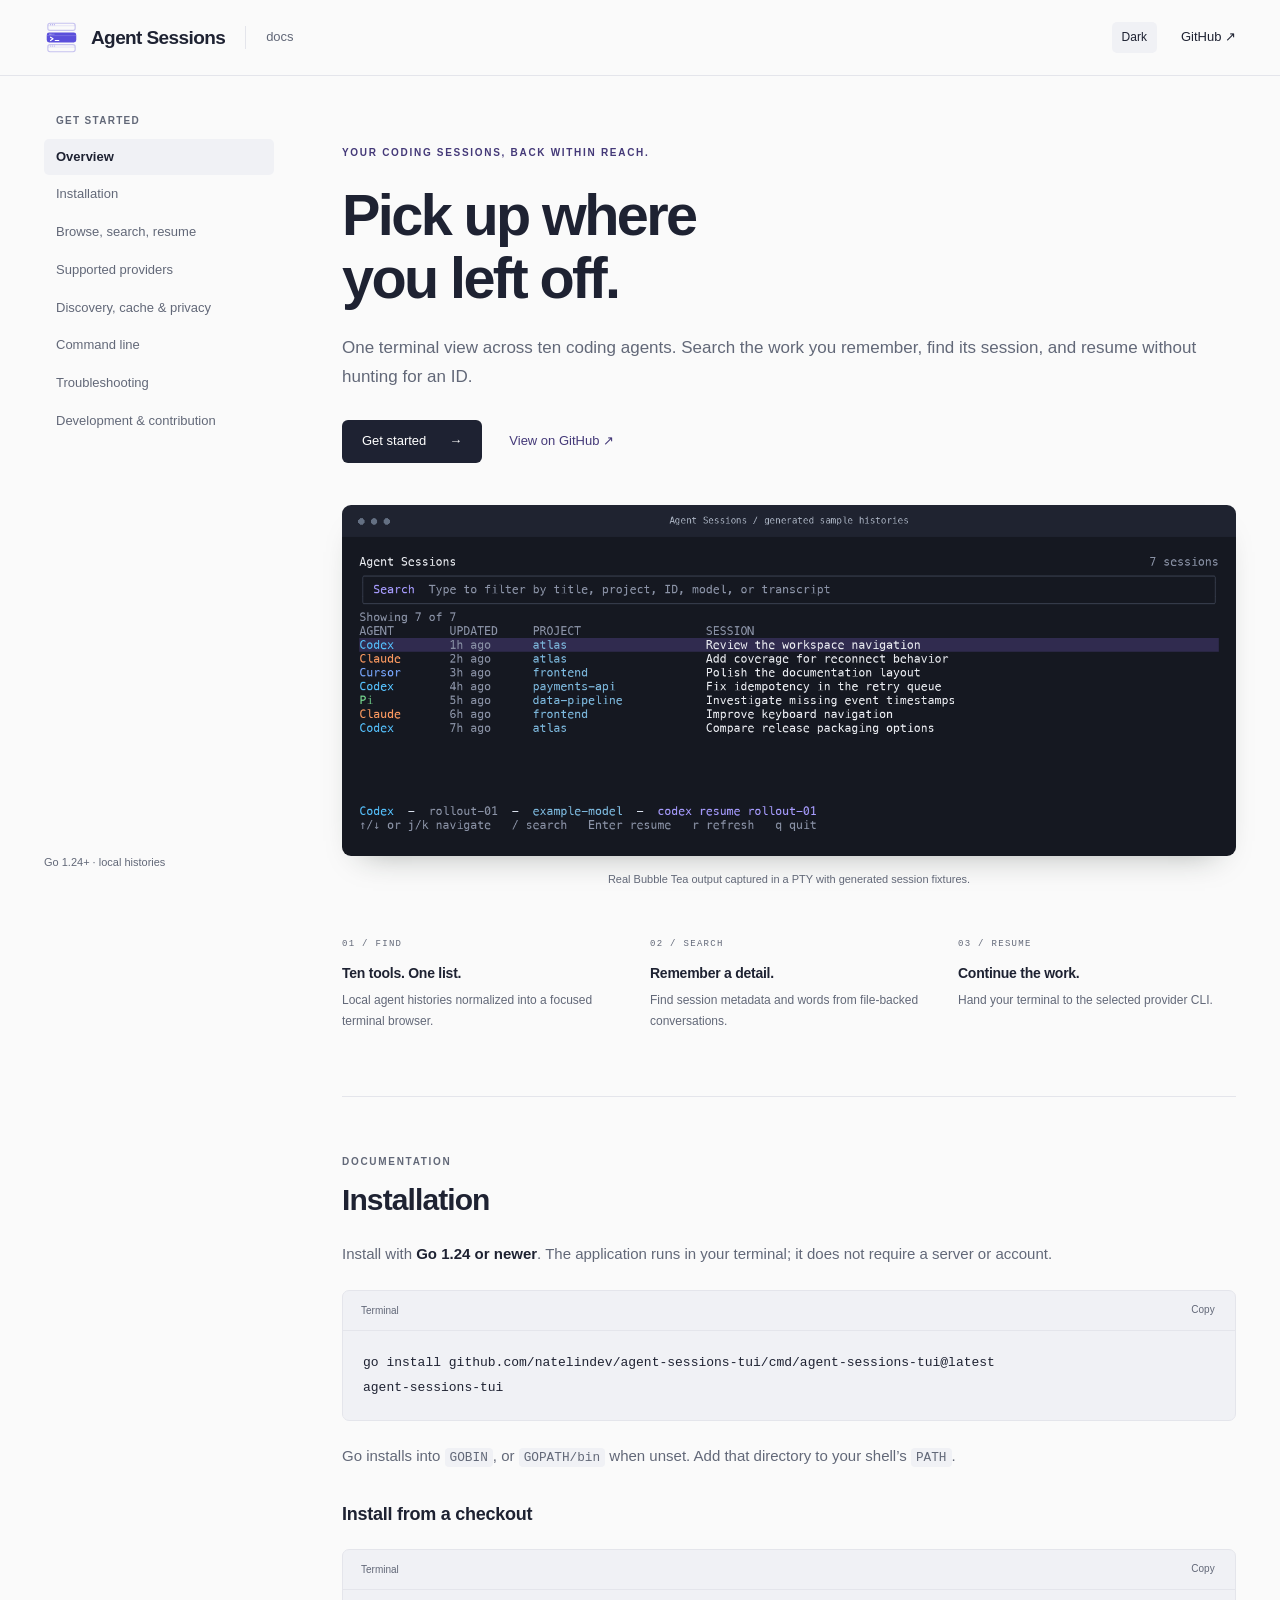
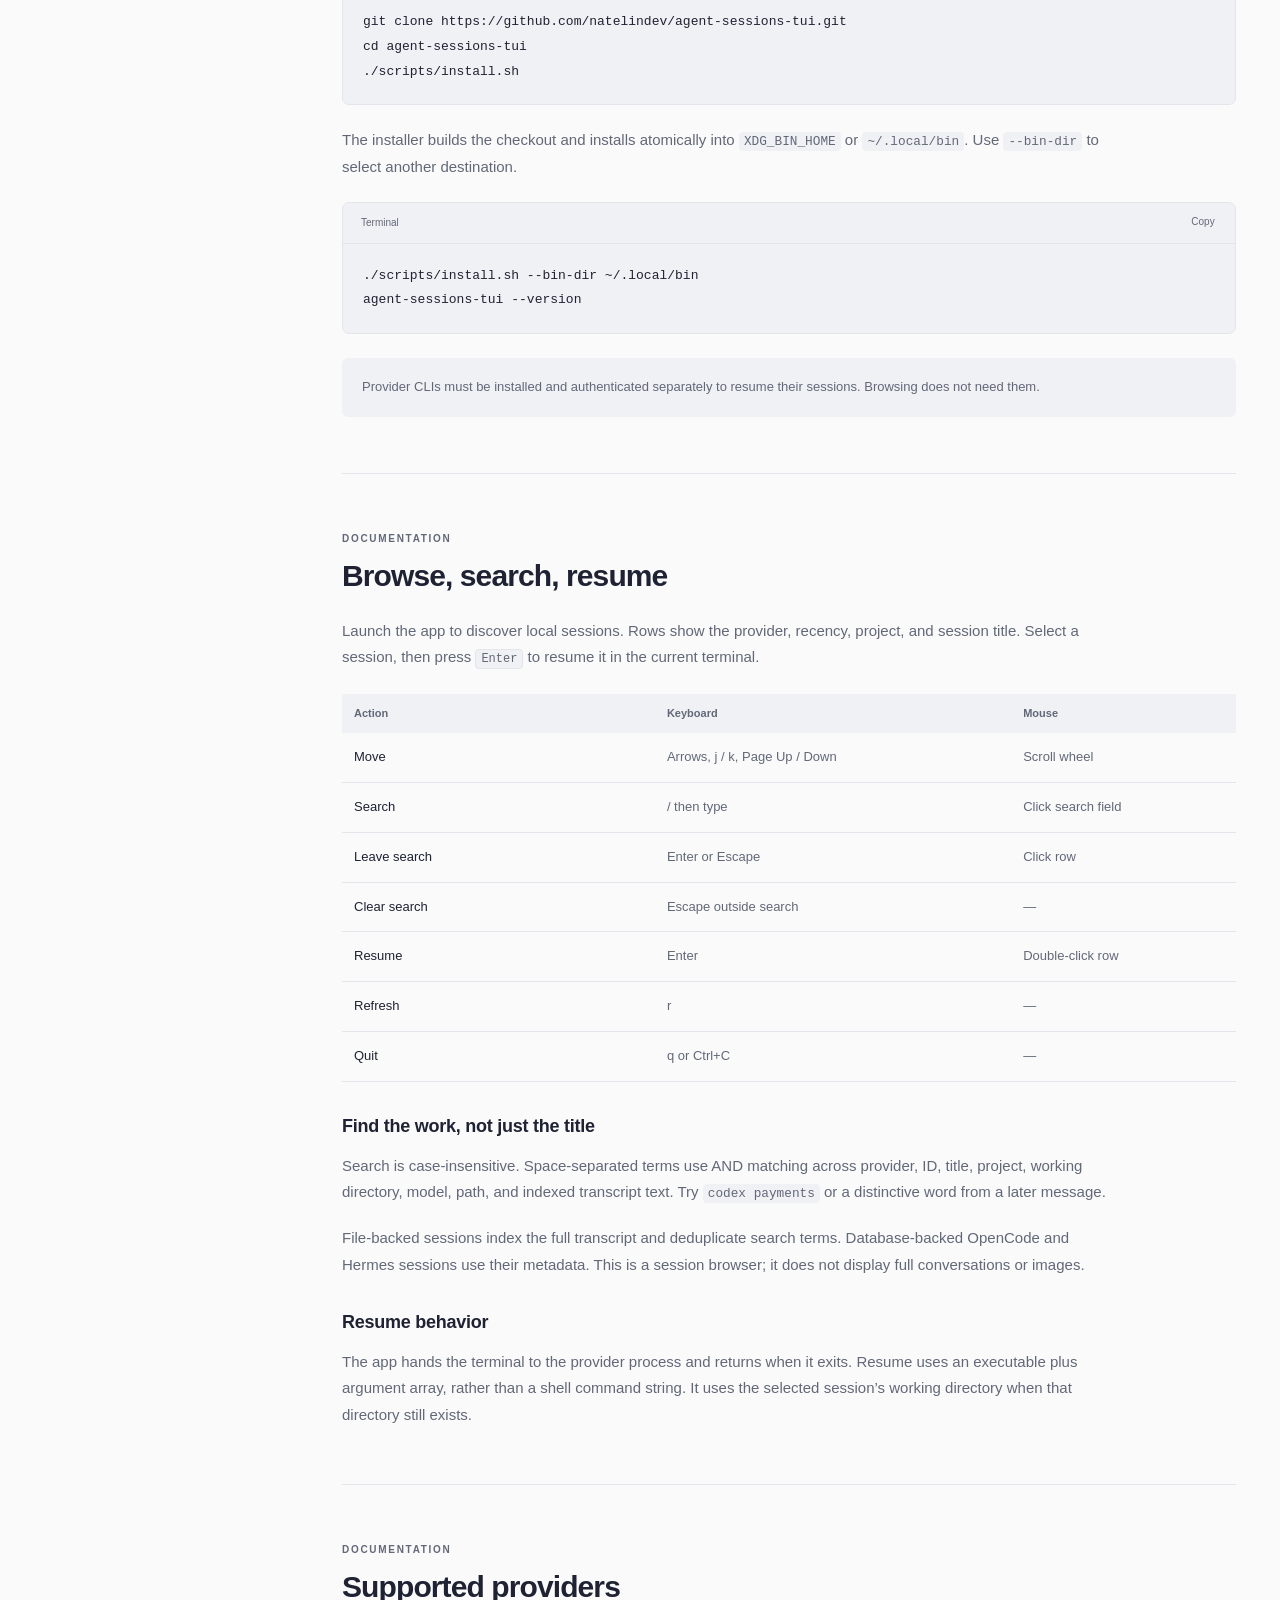
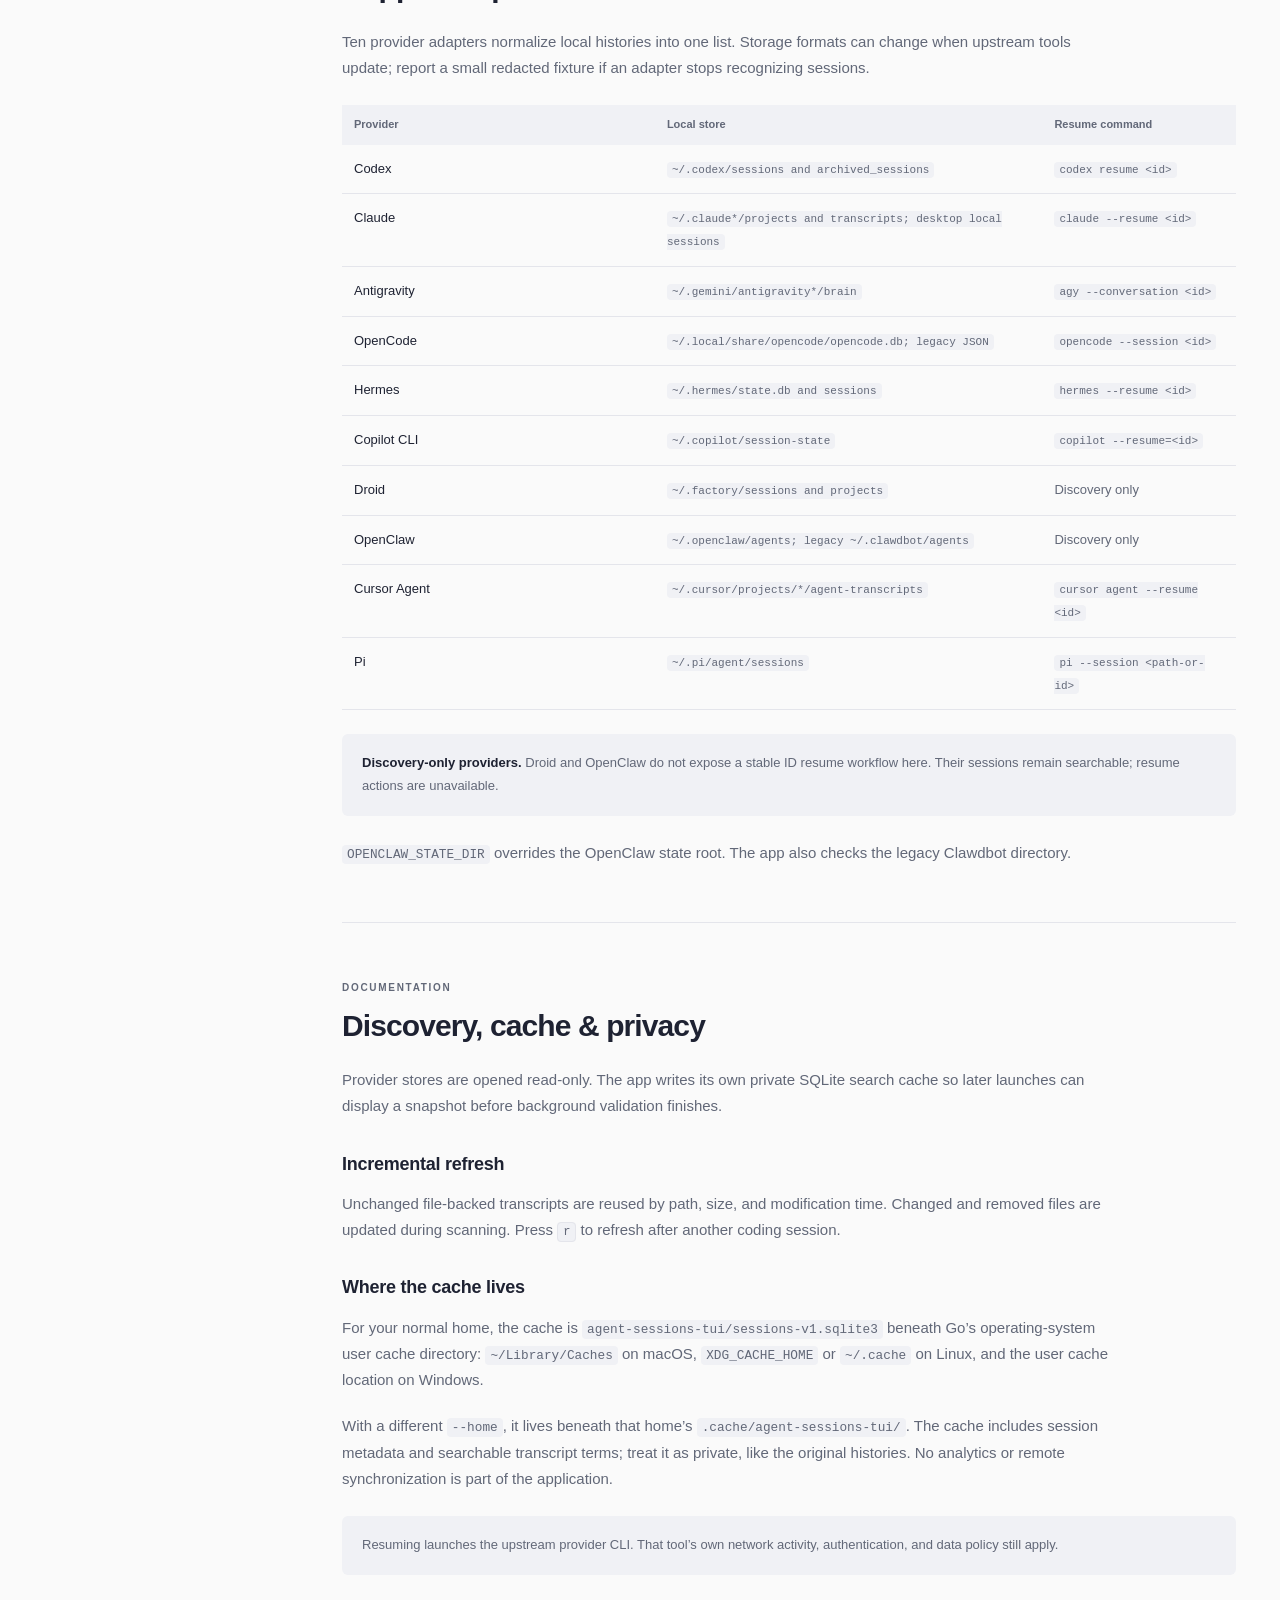
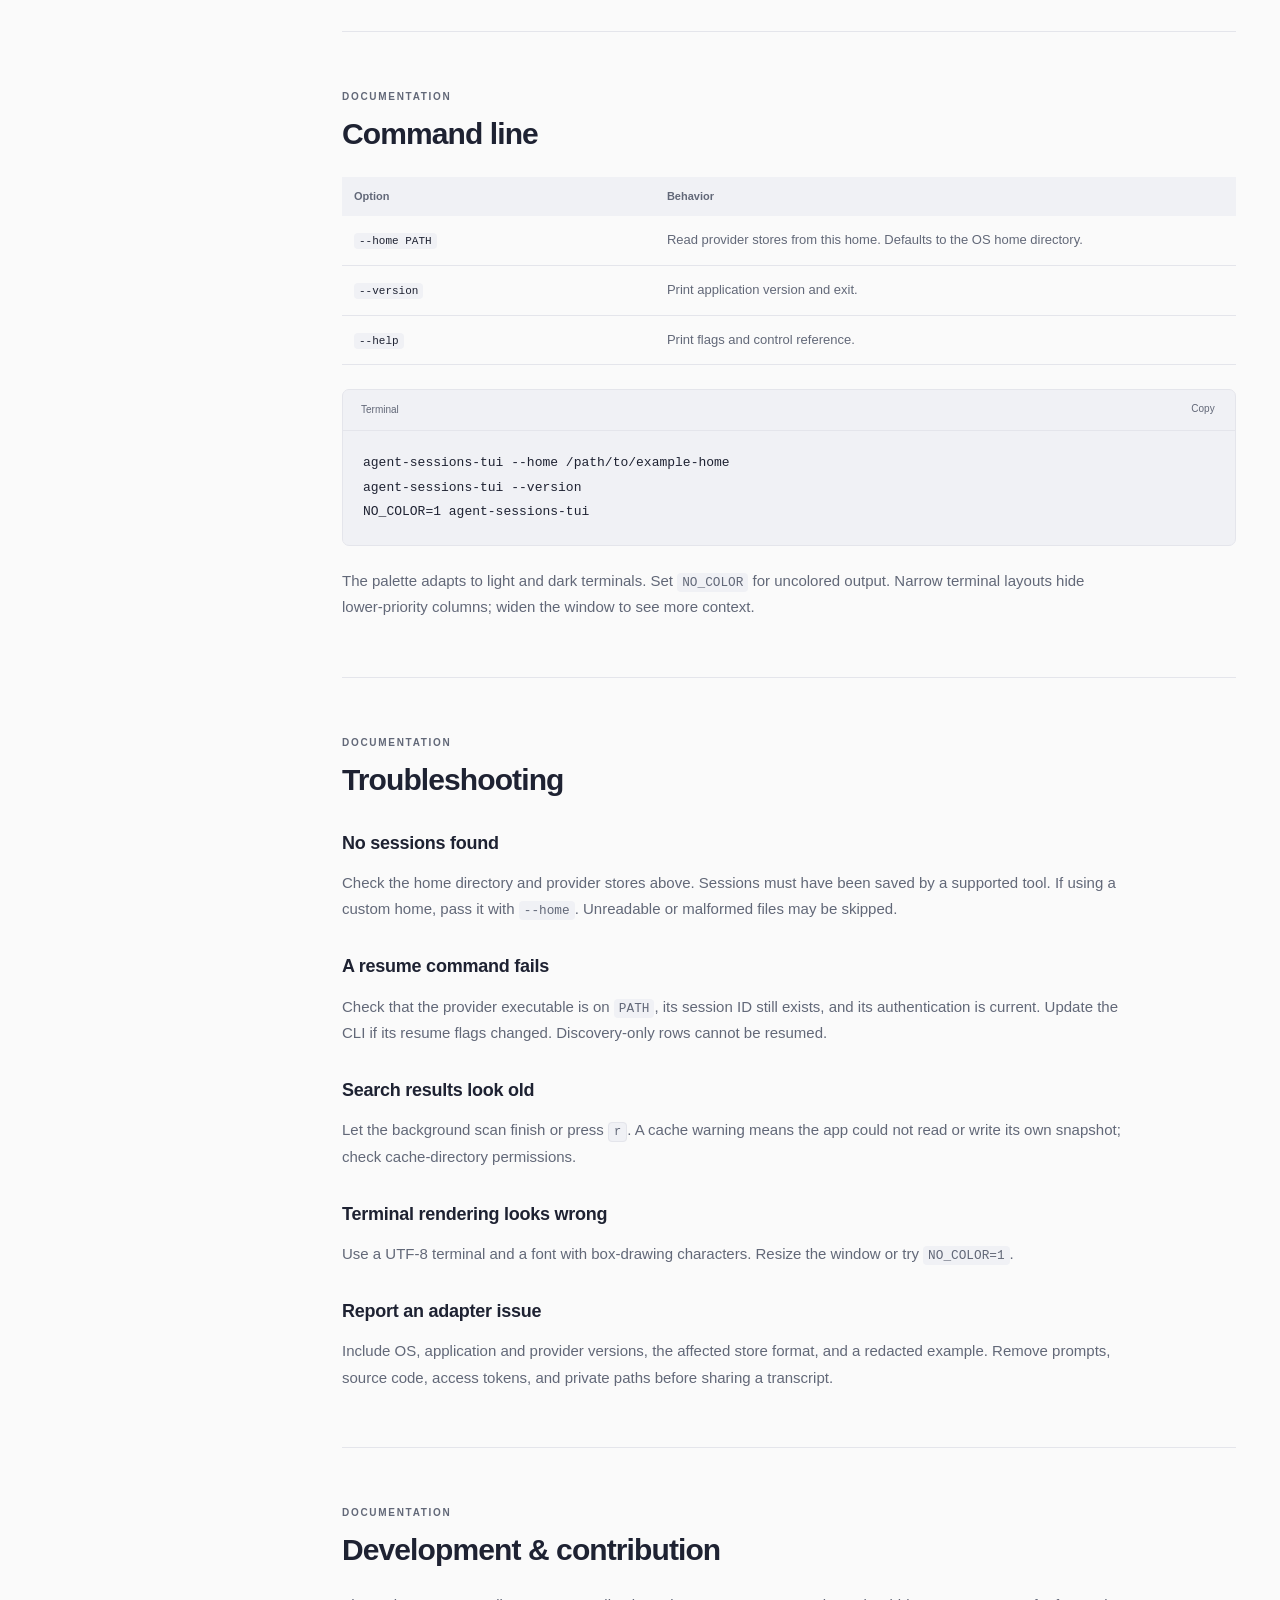
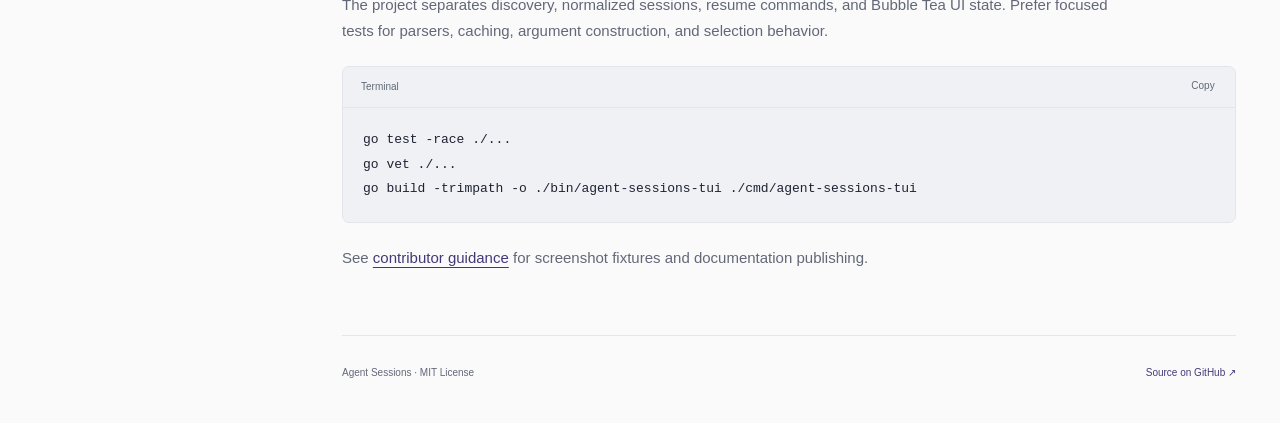
<file: docs/index.html>
<!doctype html><html lang="en"><head><meta charset="utf-8"><meta name="viewport" content="width=device-width,initial-scale=1"><meta name="description" content="Your coding sessions, back within reach. Installation, usage, reference, and troubleshooting."><meta property="og:title" content="Agent Sessions · Documentation"><meta property="og:description" content="Your coding sessions, back within reach."><meta property="og:image" content="https://agent-sessions-tui.pages.dev/assets/screenshot.png"><meta name="twitter:card" content="summary_large_image"><meta name="twitter:image" content="https://agent-sessions-tui.pages.dev/assets/screenshot.png"><link rel="canonical" href="https://agent-sessions-tui.pages.dev/"><link rel="alternate" type="text/plain" href="llms.txt" title="LLM Documentation"><script type="application/ld+json">{"@context":"https://schema.org","@type":"SoftwareApplication","name":"Agent Sessions","operatingSystem":"macOS, Linux, Windows","applicationCategory":"DeveloperApplication","description":"One terminal view across ten coding agents. Search the work you remember, find its session, and resume without hunting for an ID.","url":"https://agent-sessions-tui.pages.dev/","softwareVersion":"latest"}</script><title>Agent Sessions · Documentation</title><link rel="icon" href="assets/favicon.svg" type="image/svg+xml"><link rel="stylesheet" href="styles.css"><script src="app.js" defer></script></head><body><a class="skip-link" href="#main">Skip to content</a><header class="header"><a class="brand" href="#overview" aria-label="Agent Sessions home"><img class="brand-icon" src="assets/brand/mark.svg" width="35" height="35" alt="">Agent Sessions<span class="brand-label">docs</span></a><div class="header-actions"><button class="theme-toggle" type="button" aria-label="Switch color theme">Theme</button><a class="github-link" href="https://github.com/natelindev/agent-sessions-tui">GitHub ↗</a><button class="menu-toggle" type="button" aria-expanded="false" aria-controls="sidebar">Menu</button></div></header><div class="layout"><aside class="sidebar" id="sidebar"><nav aria-label="Documentation"><p class="nav-label">GET STARTED</p><a href="#overview" aria-current="location">Overview</a><a href="#installation">Installation</a><a href="#usage">Browse, search, resume</a><a href="#providers">Supported providers</a><a href="#cache">Discovery, cache &amp; privacy</a><a href="#cli">Command line</a><a href="#troubleshooting">Troubleshooting</a><a href="#development">Development &amp; contribution</a></nav><div class="sidebar-note">Go 1.24+ · local histories</div></aside><main id="main" tabindex="-1"><section class="hero" id="overview" aria-labelledby="hero-title"><div class="eyebrow">YOUR CODING SESSIONS, BACK WITHIN REACH.</div><h1 id="hero-title">Pick up where<br>you left off.</h1><p class="hero-description">One terminal view across ten coding agents. Search the work you remember, find its session, and resume without hunting for an ID.</p><div class="hero-actions"><a class="button-primary" href="#installation">Get started <span aria-hidden="true">→</span></a><a class="text-link" href="https://github.com/natelindev/agent-sessions-tui">View on GitHub ↗</a></div><figure class="screenshot"><a href="assets/screenshot.png" aria-label="Open the full-size product screenshot"><img src="assets/screenshot.png" alt="Agent Sessions running with isolated sample data"></a><figcaption>Real Bubble Tea output captured in a PTY with generated session fixtures.</figcaption></figure><div class="features"><div><span class="feature-number">01 / FIND</span><h3>Ten tools. One list.</h3><p>Local agent histories normalized into a focused terminal browser.</p></div><div><span class="feature-number">02 / SEARCH</span><h3>Remember a detail.</h3><p>Find session metadata and words from file-backed conversations.</p></div><div><span class="feature-number">03 / RESUME</span><h3>Continue the work.</h3><p>Hand your terminal to the selected provider CLI.</p></div></div></section><section class="doc-section" id="installation" aria-labelledby="installation-title"><div class="section-kicker">DOCUMENTATION</div><h2 id="installation-title">Installation</h2><p>Install with <strong>Go 1.24 or newer</strong>. The application runs in your terminal; it does not require a server or account.</p><div class="code-block"><div class="code-label">Terminal</div><pre><code>go install github.com/natelindev/agent-sessions-tui/cmd/agent-sessions-tui@latest
agent-sessions-tui</code></pre></div><p>Go installs into <code>GOBIN</code>, or <code>GOPATH/bin</code> when unset. Add that directory to your shell’s <code>PATH</code>.</p><h3>Install from a checkout</h3><div class="code-block"><div class="code-label">Terminal</div><pre><code>git clone https://github.com/natelindev/agent-sessions-tui.git
cd agent-sessions-tui
./scripts/install.sh</code></pre></div><p>The installer builds the checkout and installs atomically into <code>XDG_BIN_HOME</code> or <code>~/.local/bin</code>. Use <code>--bin-dir</code> to select another destination.</p><div class="code-block"><div class="code-label">Terminal</div><pre><code>./scripts/install.sh --bin-dir ~/.local/bin
agent-sessions-tui --version</code></pre></div><div class="note">Provider CLIs must be installed and authenticated separately to resume their sessions. Browsing does not need them.</div></section><section class="doc-section" id="usage" aria-labelledby="usage-title"><div class="section-kicker">DOCUMENTATION</div><h2 id="usage-title">Browse, search, resume</h2><p>Launch the app to discover local sessions. Rows show the provider, recency, project, and session title. Select a session, then press <kbd>Enter</kbd> to resume it in the current terminal.</p><div class="table-wrap"><table><thead><tr><th scope="col">Action</th><th scope="col">Keyboard</th><th scope="col">Mouse</th></tr></thead><tbody><tr><td>Move</td><td>Arrows, j / k, Page Up / Down</td><td>Scroll wheel</td></tr><tr><td>Search</td><td>/ then type</td><td>Click search field</td></tr><tr><td>Leave search</td><td>Enter or Escape</td><td>Click row</td></tr><tr><td>Clear search</td><td>Escape outside search</td><td>—</td></tr><tr><td>Resume</td><td>Enter</td><td>Double-click row</td></tr><tr><td>Refresh</td><td>r</td><td>—</td></tr><tr><td>Quit</td><td>q or Ctrl+C</td><td>—</td></tr></tbody></table></div><h3>Find the work, not just the title</h3><p>Search is case-insensitive. Space-separated terms use AND matching across provider, ID, title, project, working directory, model, path, and indexed transcript text. Try <code>codex payments</code> or a distinctive word from a later message.</p><p>File-backed sessions index the full transcript and deduplicate search terms. Database-backed OpenCode and Hermes sessions use their metadata. This is a session browser; it does not display full conversations or images.</p><h3>Resume behavior</h3><p>The app hands the terminal to the provider process and returns when it exits. Resume uses an executable plus argument array, rather than a shell command string. It uses the selected session’s working directory when that directory still exists.</p></section><section class="doc-section" id="providers" aria-labelledby="providers-title"><div class="section-kicker">DOCUMENTATION</div><h2 id="providers-title">Supported providers</h2><p>Ten provider adapters normalize local histories into one list. Storage formats can change when upstream tools update; report a small redacted fixture if an adapter stops recognizing sessions.</p><div class="table-wrap"><table><thead><tr><th scope="col">Provider</th><th scope="col">Local store</th><th scope="col">Resume command</th></tr></thead><tbody><tr><td>Codex</td><td><code>~/.codex/sessions and archived_sessions</code></td><td><code>codex resume &lt;id&gt;</code></td></tr><tr><td>Claude</td><td><code>~/.claude*/projects and transcripts; desktop local sessions</code></td><td><code>claude --resume &lt;id&gt;</code></td></tr><tr><td>Antigravity</td><td><code>~/.gemini/antigravity*/brain</code></td><td><code>agy --conversation &lt;id&gt;</code></td></tr><tr><td>OpenCode</td><td><code>~/.local/share/opencode/opencode.db; legacy JSON</code></td><td><code>opencode --session &lt;id&gt;</code></td></tr><tr><td>Hermes</td><td><code>~/.hermes/state.db and sessions</code></td><td><code>hermes --resume &lt;id&gt;</code></td></tr><tr><td>Copilot CLI</td><td><code>~/.copilot/session-state</code></td><td><code>copilot --resume=&lt;id&gt;</code></td></tr><tr><td>Droid</td><td><code>~/.factory/sessions and projects</code></td><td>Discovery only</td></tr><tr><td>OpenClaw</td><td><code>~/.openclaw/agents; legacy ~/.clawdbot/agents</code></td><td>Discovery only</td></tr><tr><td>Cursor Agent</td><td><code>~/.cursor/projects/*/agent-transcripts</code></td><td><code>cursor agent --resume &lt;id&gt;</code></td></tr><tr><td>Pi</td><td><code>~/.pi/agent/sessions</code></td><td><code>pi --session &lt;path-or-id&gt;</code></td></tr></tbody></table></div><div class="note"><strong>Discovery-only providers.</strong> Droid and OpenClaw do not expose a stable ID resume workflow here. Their sessions remain searchable; resume actions are unavailable.</div><p><code>OPENCLAW_STATE_DIR</code> overrides the OpenClaw state root. The app also checks the legacy Clawdbot directory.</p></section><section class="doc-section" id="cache" aria-labelledby="cache-title"><div class="section-kicker">DOCUMENTATION</div><h2 id="cache-title">Discovery, cache &amp; privacy</h2><p>Provider stores are opened read-only. The app writes its own private SQLite search cache so later launches can display a snapshot before background validation finishes.</p><h3>Incremental refresh</h3><p>Unchanged file-backed transcripts are reused by path, size, and modification time. Changed and removed files are updated during scanning. Press <kbd>r</kbd> to refresh after another coding session.</p><h3>Where the cache lives</h3><p>For your normal home, the cache is <code>agent-sessions-tui/sessions-v1.sqlite3</code> beneath Go’s operating-system user cache directory: <code>~/Library/Caches</code> on macOS, <code>XDG_CACHE_HOME</code> or <code>~/.cache</code> on Linux, and the user cache location on Windows.</p><p>With a different <code>--home</code>, it lives beneath that home’s <code>.cache/agent-sessions-tui/</code>. The cache includes session metadata and searchable transcript terms; treat it as private, like the original histories. No analytics or remote synchronization is part of the application.</p><div class="note">Resuming launches the upstream provider CLI. That tool’s own network activity, authentication, and data policy still apply.</div></section><section class="doc-section" id="cli" aria-labelledby="cli-title"><div class="section-kicker">DOCUMENTATION</div><h2 id="cli-title">Command line</h2><div class="table-wrap"><table><thead><tr><th scope="col">Option</th><th scope="col">Behavior</th></tr></thead><tbody><tr><td><code>--home PATH</code></td><td>Read provider stores from this home. Defaults to the OS home directory.</td></tr><tr><td><code>--version</code></td><td>Print application version and exit.</td></tr><tr><td><code>--help</code></td><td>Print flags and control reference.</td></tr></tbody></table></div><div class="code-block"><div class="code-label">Terminal</div><pre><code>agent-sessions-tui --home /path/to/example-home
agent-sessions-tui --version
NO_COLOR=1 agent-sessions-tui</code></pre></div><p>The palette adapts to light and dark terminals. Set <code>NO_COLOR</code> for uncolored output. Narrow terminal layouts hide lower-priority columns; widen the window to see more context.</p></section><section class="doc-section" id="troubleshooting" aria-labelledby="troubleshooting-title"><div class="section-kicker">DOCUMENTATION</div><h2 id="troubleshooting-title">Troubleshooting</h2><h3>No sessions found</h3><p>Check the home directory and provider stores above. Sessions must have been saved by a supported tool. If using a custom home, pass it with <code>--home</code>. Unreadable or malformed files may be skipped.</p><h3>A resume command fails</h3><p>Check that the provider executable is on <code>PATH</code>, its session ID still exists, and its authentication is current. Update the CLI if its resume flags changed. Discovery-only rows cannot be resumed.</p><h3>Search results look old</h3><p>Let the background scan finish or press <kbd>r</kbd>. A cache warning means the app could not read or write its own snapshot; check cache-directory permissions.</p><h3>Terminal rendering looks wrong</h3><p>Use a UTF-8 terminal and a font with box-drawing characters. Resize the window or try <code>NO_COLOR=1</code>.</p><h3>Report an adapter issue</h3><p>Include OS, application and provider versions, the affected store format, and a redacted example. Remove prompts, source code, access tokens, and private paths before sharing a transcript.</p></section><section class="doc-section" id="development" aria-labelledby="development-title"><div class="section-kicker">DOCUMENTATION</div><h2 id="development-title">Development &amp; contribution</h2><p>The project separates discovery, normalized sessions, resume commands, and Bubble Tea UI state. Prefer focused tests for parsers, caching, argument construction, and selection behavior.</p><div class="code-block"><div class="code-label">Terminal</div><pre><code>go test -race ./...
go vet ./...
go build -trimpath -o ./bin/agent-sessions-tui ./cmd/agent-sessions-tui</code></pre></div><p>See <a href="https://github.com/natelindev/agent-sessions-tui/blob/main/CONTRIBUTING.md">contributor guidance</a> for screenshot fixtures and documentation publishing.</p></section><footer><span>Agent Sessions · MIT License</span><a href="https://github.com/natelindev/agent-sessions-tui">Source on GitHub ↗</a></footer></main></div><div id="copy-status" class="sr-only" role="status" aria-live="polite"></div></body></html>
</file>
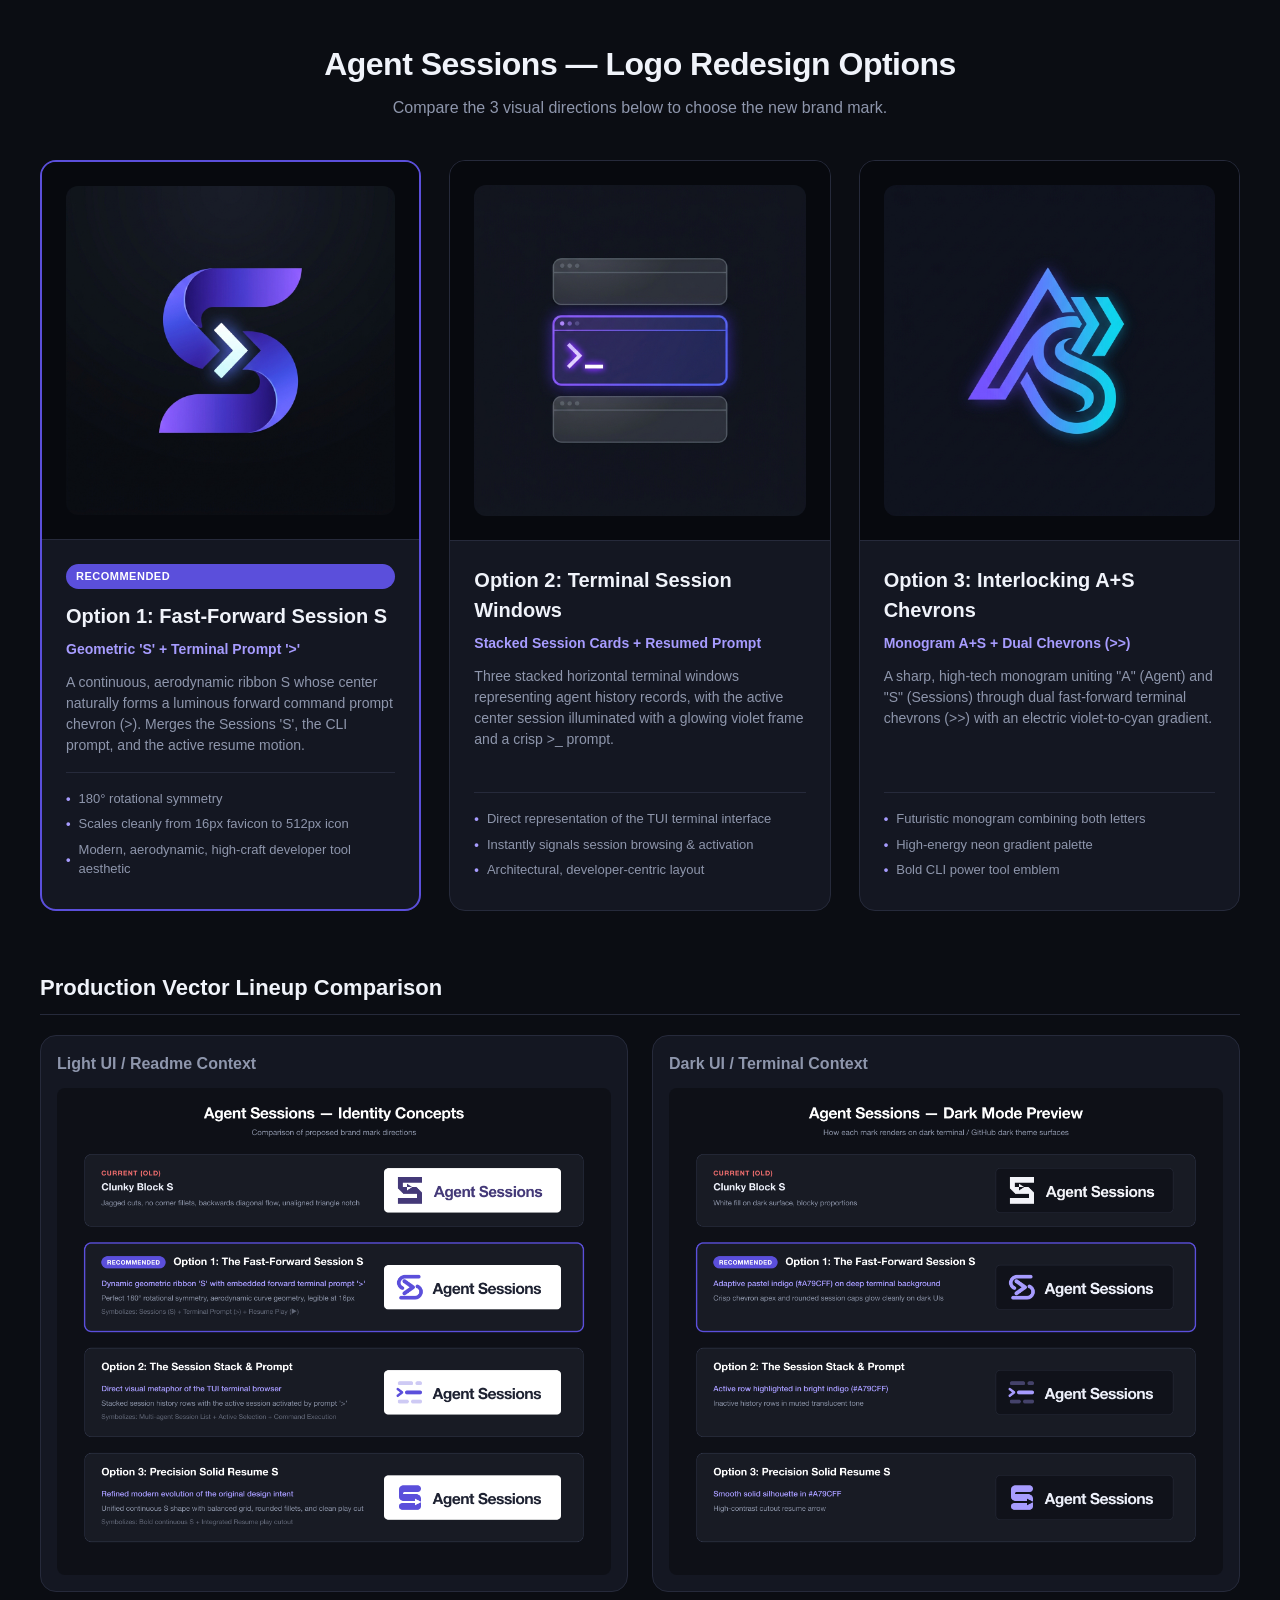
<file: docs/assets/brand/preview/index.html>
<!doctype html>
<html lang="en">
<head>
  <meta charset="utf-8">
  <meta name="viewport" content="width=device-width, initial-scale=1">
  <title>Agent Sessions — Logo Redesign Options</title>
  <style>
    :root {
      --bg: #0b0d13;
      --card-bg: #141722;
      --border: #262a3b;
      --text: #f0f3fa;
      --muted: #8e96ac;
      --accent: #5b4fdb;
      --accent-light: #a79cff;
      --tag-bg: rgba(91, 79, 219, 0.2);
    }
    * { box-sizing: border-box; margin: 0; padding: 0; }
    body {
      background: var(--bg);
      color: var(--text);
      font-family: -apple-system, BlinkMacSystemFont, "Segoe UI", Roboto, Helvetica, Arial, sans-serif;
      padding: 40px 24px;
      line-height: 1.5;
    }
    .header {
      max-width: 1200px;
      margin: 0 auto 40px auto;
      text-align: center;
    }
    .header h1 {
      font-size: 32px;
      font-weight: 700;
      letter-spacing: -0.5px;
      margin-bottom: 8px;
    }
    .header p {
      color: var(--muted);
      font-size: 16px;
    }
    .grid {
      max-width: 1200px;
      margin: 0 auto;
      display: grid;
      grid-template-columns: repeat(auto-fit, minmax(340px, 1fr));
      gap: 28px;
    }
    .card {
      background: var(--card-bg);
      border: 1px solid var(--border);
      border-radius: 16px;
      overflow: hidden;
      display: flex;
      flex-direction: column;
      transition: transform 0.15s ease, border-color 0.15s ease;
    }
    .card:hover {
      border-color: var(--accent);
      transform: translateY(-2px);
    }
    .card.recommended {
      border: 2px solid var(--accent);
      position: relative;
    }
    .badge {
      display: inline-block;
      background: var(--accent);
      color: #fff;
      font-size: 11px;
      font-weight: 700;
      letter-spacing: 0.5px;
      padding: 4px 10px;
      border-radius: 20px;
      text-transform: uppercase;
      margin-bottom: 12px;
    }
    .img-wrap {
      width: 100%;
      aspect-ratio: 1;
      background: #07090e;
      display: flex;
      align-items: center;
      justify-content: center;
      padding: 24px;
      border-bottom: 1px solid var(--border);
    }
    .img-wrap img {
      width: 100%;
      height: 100%;
      object-fit: contain;
      border-radius: 12px;
    }
    .content {
      padding: 24px;
      flex: 1;
      display: flex;
      flex-direction: column;
    }
    .title {
      font-size: 20px;
      font-weight: 700;
      margin-bottom: 8px;
    }
    .subtitle {
      color: var(--accent-light);
      font-size: 14px;
      font-weight: 600;
      margin-bottom: 12px;
    }
    .description {
      color: var(--muted);
      font-size: 14px;
      margin-bottom: 16px;
      flex: 1;
    }
    .meta-list {
      list-style: none;
      padding-top: 16px;
      border-top: 1px solid var(--border);
      font-size: 13px;
      color: var(--muted);
    }
    .meta-list li {
      margin-bottom: 6px;
      display: flex;
      align-items: center;
      gap: 8px;
    }
    .meta-list li::before {
      content: "•";
      color: var(--accent-light);
      font-weight: bold;
    }
    .section-title {
      max-width: 1200px;
      margin: 60px auto 20px auto;
      font-size: 22px;
      font-weight: 700;
      border-bottom: 1px solid var(--border);
      padding-bottom: 10px;
    }
    .boards {
      max-width: 1200px;
      margin: 0 auto;
      display: grid;
      grid-template-columns: 1fr 1fr;
      gap: 24px;
    }
    @media (max-width: 900px) {
      .boards { grid-template-columns: 1fr; }
    }
    .board-card {
      background: var(--card-bg);
      border: 1px solid var(--border);
      border-radius: 16px;
      overflow: hidden;
      padding: 16px;
    }
    .board-card h3 {
      font-size: 16px;
      margin-bottom: 12px;
      color: var(--muted);
    }
    .board-card img {
      width: 100%;
      height: auto;
      border-radius: 8px;
      display: block;
    }
  </style>
</head>
<body>

  <header class="header">
    <h1>Agent Sessions — Logo Redesign Options</h1>
    <p>Compare the 3 visual directions below to choose the new brand mark.</p>
  </header>

  <main class="grid">
    <!-- OPTION 1 -->
    <article class="card recommended">
      <div class="img-wrap">
        <img src="option-1-session-s.jpg" alt="Option 1: The Fast-Forward Session S">
      </div>
      <div class="content">
        <span class="badge">Recommended</span>
        <h2 class="title">Option 1: Fast-Forward Session S</h2>
        <div class="subtitle">Geometric 'S' + Terminal Prompt '&gt;'</div>
        <p class="description">
          A continuous, aerodynamic ribbon S whose center naturally forms a luminous forward command prompt chevron (&gt;). Merges the Sessions 'S', the CLI prompt, and the active resume motion.
        </p>
        <ul class="meta-list">
          <li>180° rotational symmetry</li>
          <li>Scales cleanly from 16px favicon to 512px icon</li>
          <li>Modern, aerodynamic, high-craft developer tool aesthetic</li>
        </ul>
      </div>
    </article>

    <!-- OPTION 2 -->
    <article class="card">
      <div class="img-wrap">
        <img src="option-2-terminal-windows.jpg" alt="Option 2: Terminal Session Windows">
      </div>
      <div class="content">
        <h2 class="title">Option 2: Terminal Session Windows</h2>
        <div class="subtitle">Stacked Session Cards + Resumed Prompt</div>
        <p class="description">
          Three stacked horizontal terminal windows representing agent history records, with the active center session illuminated with a glowing violet frame and a crisp &gt;_ prompt.
        </p>
        <ul class="meta-list">
          <li>Direct representation of the TUI terminal interface</li>
          <li>Instantly signals session browsing &amp; activation</li>
          <li>Architectural, developer-centric layout</li>
        </ul>
      </div>
    </article>

    <!-- OPTION 3 -->
    <article class="card">
      <div class="img-wrap">
        <img src="option-3-interlocking-chevrons.jpg" alt="Option 3: Interlocking A+S Chevrons">
      </div>
      <div class="content">
        <h2 class="title">Option 3: Interlocking A+S Chevrons</h2>
        <div class="subtitle">Monogram A+S + Dual Chevrons (&gt;&gt;)</div>
        <p class="description">
          A sharp, high-tech monogram uniting "A" (Agent) and "S" (Sessions) through dual fast-forward terminal chevrons (&gt;&gt;) with an electric violet-to-cyan gradient.
        </p>
        <ul class="meta-list">
          <li>Futuristic monogram combining both letters</li>
          <li>High-energy neon gradient palette</li>
          <li>Bold CLI power tool emblem</li>
        </ul>
      </div>
    </article>
  </main>

  <h2 class="section-title">Production Vector Lineup Comparison</h2>
  <div class="boards">
    <div class="board-card">
      <h3>Light UI / Readme Context</h3>
      <img src="vector-lineup-light.png" alt="Vector comparison board light mode">
    </div>
    <div class="board-card">
      <h3>Dark UI / Terminal Context</h3>
      <img src="vector-lineup-dark.png" alt="Vector comparison board dark mode">
    </div>
  </div>

</body>
</html>
</file>
<file: docs/styles.css>
:root {
	color-scheme: light;
	--paper: #f8f9f5;
	--ink: #202b26;
	--muted: #65716a;
	--line: #e2e6dd;
	--accent: #47614d;
	--code: #eef0e9;
	--sidebar: 230px;
	--header: 76px;
}
* {
	box-sizing: border-box;
}
html {
	scroll-behavior: smooth;
	scroll-padding-top: 104px;
}
body {
	margin: 0;
	background: var(--paper);
	color: var(--ink);
	font:
		15px / 1.75 -apple-system,
		BlinkMacSystemFont,
		"Segoe UI",
		sans-serif;
	-webkit-font-smoothing: antialiased;
}
a {
	color: var(--accent);
	text-decoration-thickness: 1px;
	text-underline-offset: 4px;
}
a:hover {
	color: var(--ink);
}
button {
	font: inherit;
	cursor: pointer;
}
button,
a {
	-webkit-tap-highlight-color: transparent;
}
:focus-visible {
	outline: 2px solid #5369a1;
	outline-offset: 5px;
	border-radius: 3px;
}
button:disabled {
	cursor: default;
}
::selection {
	background: #dce5d5;
}
code,
kbd {
	font-family: "SFMono-Regular", Consolas, "Liberation Mono", monospace;
}
code {
	font-size: 0.85em;
	overflow-wrap: anywhere;
}
p code,
td code,
li code,
.note code {
	background: var(--code);
	border-radius: 4px;
	padding: 2px 5px;
}
kbd {
	font-size: 12px;
	background: #fff;
	border: 1px solid var(--line);
	box-shadow: 0 1px 0 #d5d9d0;
	border-radius: 4px;
	padding: 2px 5px;
	white-space: nowrap;
}
p {
	margin: 0 0 20px;
}
strong {
	font-weight: 600;
}
.sr-only {
	position: absolute;
	width: 1px;
	height: 1px;
	padding: 0;
	margin: -1px;
	overflow: hidden;
	clip: rect(0, 0, 0, 0);
	white-space: nowrap;
	border: 0;
}
.skip-link {
	position: fixed;
	left: 20px;
	top: -80px;
	z-index: 10;
	background: var(--ink);
	color: white;
	padding: 8px 18px;
}
.skip-link:focus {
	top: 10px;
}
.header {
	height: var(--header);
	padding: 0 44px;
	border-bottom: 1px solid var(--line);
	background: var(--paper);
	position: sticky;
	top: 0;
	z-index: 5;
	display: flex;
	align-items: center;
	justify-content: space-between;
}
.brand {
	display: flex;
	align-items: center;
	gap: 12px;
	text-decoration: none;
	color: var(--ink);
	font-size: 19px;
	font-weight: 650;
	letter-spacing: -0.6px;
}
.brand-icon {
	display: block;
	width: 35px;
	height: 35px;
	flex-shrink: 0;
}
.brand-label {
	margin-left: 8px;
	padding-left: 20px;
	border-left: 1px solid #d6dbd1;
	color: var(--muted);
	font-size: 13px;
	font-weight: 400;
	letter-spacing: 0;
}
.header-actions {
	display: flex;
	gap: 24px;
	align-items: center;
}
.github-link {
	color: var(--ink);
	font-size: 13px;
	text-decoration: none;
}
.github-link span {
	margin-left: 8px;
	color: var(--muted);
}
.menu-toggle {
	display: none;
	background: var(--code);
	border: 0;
	border-radius: 5px;
	padding: 5px 12px;
	color: var(--ink);
}
.layout {
	max-width: 1456px;
	margin: auto;
	display: grid;
	grid-template-columns: var(--sidebar) minmax(0, 1fr);
	padding: 0 44px;
	gap: 68px;
}
.sidebar {
	position: sticky;
	top: var(--header);
	align-self: start;
	height: calc(100vh - var(--header));
	display: flex;
	flex-direction: column;
	justify-content: space-between;
	padding: 36px 0 28px;
}
.nav-label {
	font-size: 10px;
	font-weight: 650;
	color: var(--muted);
	letter-spacing: 1.3px;
	margin: 24px 0 9px 12px;
}
.nav-label:first-child {
	margin-top: 0;
}
.sidebar nav a {
	display: block;
	text-decoration: none;
	color: var(--muted);
	font-size: 13px;
	padding: 7px 12px;
	border-radius: 5px;
	margin: 1px 0;
}
.sidebar nav a:hover {
	background: #f0f2eb;
	color: var(--ink);
}
.sidebar nav a[aria-current] {
	background: #e9ede4;
	color: var(--ink);
	font-weight: 600;
}
.sidebar nav a span {
	float: right;
}
.sidebar-note {
	font-size: 11px;
	color: var(--muted);
	display: flex;
	align-items: center;
	gap: 8px;
}
.status-dot {
	width: 6px;
	height: 6px;
	display: inline-block;
	background: #6f8567;
	border-radius: 50%;
	flex-shrink: 0;
}
main {
	min-width: 0;
	max-width: 930px;
	padding: 68px 0 0;
}
.hero {
	scroll-margin-top: 25px;
}
.eyebrow {
	display: flex;
	align-items: center;
	gap: 9px;
	font-size: 10px;
	letter-spacing: 1.7px;
	font-weight: 600;
	color: var(--accent);
	margin-bottom: 22px;
}
h1 {
	font-size: clamp(38px, 4.5vw, 60px);
	line-height: 1.1;
	font-weight: 550;
	letter-spacing: -2.6px;
	margin: 0 0 24px;
}
.hero-description {
	font-size: 17px;
	line-height: 1.7;
	color: var(--muted);
	margin-bottom: 28px;
}
.hero-actions {
	display: flex;
	align-items: center;
	gap: 27px;
	margin-bottom: 42px;
}
.button-primary {
	display: inline-flex;
	gap: 23px;
	align-items: center;
	padding: 10px 20px;
	background: var(--ink);
	color: #fff;
	border-radius: 6px;
	font-size: 13px;
	font-weight: 500;
	text-decoration: none;
}
.button-primary:hover {
	background: #35473a;
	color: #fff;
}
.text-link {
	font-size: 13px;
	font-weight: 500;
	text-decoration: none;
}
.text-link span {
	margin-left: 9px;
}
.screenshot {
	margin: 0;
}
.screenshot img {
	display: block;
	width: 100%;
	height: auto;
	border-radius: 9px;
	box-shadow: 0 16px 32px -20px #19251e66;
}
.screenshot figcaption {
	font-size: 11px;
	line-height: 1.6;
	color: var(--muted);
	text-align: center;
	padding: 15px 0 0;
}
.features {
	display: grid;
	grid-template-columns: repeat(3, minmax(0, 1fr));
	gap: 30px;
	margin: 40px 0 0;
	padding-bottom: 8px;
}
.feature-number {
	font-size: 9px;
	letter-spacing: 1.3px;
	color: var(--muted);
	font-family: "SFMono-Regular", Consolas, monospace;
}
.features h3 {
	font-size: 14px;
	margin: 9px 0 7px;
	font-weight: 600;
}
.features p {
	font-size: 12px;
	line-height: 1.75;
	color: var(--muted);
	margin: 0;
}
.doc-section {
	padding-top: 56px;
	margin-top: 56px;
	border-top: 1px solid var(--line);
	scroll-margin-top: 0;
}
.section-kicker {
	font-size: 10px;
	font-weight: 600;
	letter-spacing: 1.7px;
	color: var(--muted);
	margin-bottom: 10px;
}
h2 {
	font-size: 30px;
	line-height: 1.25;
	letter-spacing: -0.9px;
	font-weight: 550;
	margin: 0 0 23px;
}
h3 {
	font-size: 18px;
	letter-spacing: -0.25px;
	line-height: 1.4;
	font-weight: 600;
	margin: 32px 0 14px;
}
.doc-section > p {
	color: #58655d;
	max-width: 780px;
}
.doc-section > p strong {
	color: var(--ink);
}
.code-block {
	position: relative;
	background: var(--code);
	border: 1px solid var(--line);
	border-radius: 7px;
	margin: 22px 0;
	overflow: hidden;
}
.code-label {
	font-size: 10px;
	font-weight: 500;
	color: var(--muted);
	padding: 11px 18px;
	border-bottom: 1px solid #e0e4d9;
}
.code-block pre {
	margin: 0;
	padding: 20px;
	overflow-x: auto;
	font-size: 13px;
	line-height: 1.9;
	tab-size: 2;
}
.code-block pre code {
	font-size: inherit;
	white-space: pre;
	overflow-wrap: normal;
}
.copy-button {
	position: absolute;
	top: 6px;
	right: 8px;
	border: 0;
	border-radius: 4px;
	background: var(--code);
	color: var(--muted);
	font-size: 10px;
	padding: 4px 9px;
	min-width: 48px;
}
.code-block:not(:has(.code-label)) .copy-button {
	top: 7px;
	background: var(--paper);
}
.copy-button:hover {
	background: #e0e5d8;
	color: var(--ink);
}
.note {
	padding: 18px 20px;
	background: #ecefe6;
	border-radius: 6px;
	color: #52604f;
	font-size: 13px;
	margin: 24px 0;
}
.note strong {
	color: var(--ink);
}
.path-card {
	background: var(--code);
	border-radius: 6px;
	padding: 17px 20px;
	display: flex;
	flex-direction: column;
	gap: 3px;
	margin: 24px 0;
}
.path-card span {
	font-size: 10px;
	color: var(--muted);
}
.path-card code {
	font-size: 13px;
}
.table-wrap {
	overflow-x: auto;
	margin: 24px 0;
}
table {
	border-collapse: collapse;
	width: 100%;
	font-size: 13px;
	text-align: left;
}
th {
	font-size: 11px;
	color: var(--muted);
	font-weight: 600;
	padding: 10px 12px;
	background: var(--code);
}
td {
	padding: 13px 12px;
	border-bottom: 1px solid var(--line);
	vertical-align: top;
	color: #58655d;
}
td:first-child {
	color: var(--ink);
	width: 35%;
}
td code {
	font-size: 11px;
}
caption {
	text-align: left;
}
.precedence {
	columns: 2;
	padding-left: 26px;
	color: var(--muted);
	font-size: 13px;
}
.precedence li {
	padding: 6px 0;
	break-inside: avoid;
}
.filename-list {
	display: flex;
	flex-wrap: wrap;
	gap: 8px;
	margin: 20px 0 28px;
}
.filename-list code {
	background: var(--code);
	padding: 5px 9px;
	border-radius: 5px;
	font-size: 11px;
	color: #52604f;
}
details {
	background: var(--code);
	padding: 14px 18px;
	border-radius: 6px;
	margin: 24px 0;
	font-size: 13px;
}
summary {
	cursor: pointer;
	font-weight: 500;
}
details .code-block {
	border: 0;
	margin: 12px 0 0;
}
details .code-block pre {
	padding: 18px 0 6px;
}
.help-card {
	display: flex;
	align-items: center;
	justify-content: space-between;
	gap: 20px;
	background: var(--code);
	border-radius: 7px;
	padding: 24px;
	margin-top: 36px;
}
.help-card h3 {
	font-size: 15px;
	margin: 0 0 5px;
}
.help-card p {
	font-size: 12px;
	color: var(--muted);
	margin: 0;
}
.help-card a {
	flex-shrink: 0;
}
footer {
	display: flex;
	justify-content: space-between;
	gap: 20px;
	margin-top: 64px;
	padding: 28px 0;
	border-top: 1px solid var(--line);
	font-size: 10px;
	color: var(--muted);
}
footer a {
	text-decoration: none;
}
@media (min-width: 1600px) {
	.layout {
		gap: 88px;
	}
	main {
		padding-top: 80px;
	}
}
@media (max-width: 1100px) {
	:root {
		--sidebar: 185px;
	}
	.layout {
		gap: 40px;
		padding: 0 30px;
	}
	.header {
		padding: 0 30px;
	}
	main {
		padding-top: 48px;
	}
	h1 {
		font-size: 47px;
	}
	.features {
		gap: 18px;
	}
	.eyebrow {
		font-size: 9px;
	}
}
@media (max-width: 760px) {
	:root {
		--header: 65px;
	}
	.header {
		padding: 0 22px;
	}
	.brand {
		font-size: 17px;
		gap: 9px;
	}
	.brand-label {
		display: none;
	}
	.header-actions {
		gap: 18px;
	}
	.layout {
		display: block;
		padding: 0 24px;
	}
	.sidebar {
		position: static;
		height: auto;
		padding: 18px 0;
		border-bottom: 1px solid var(--line);
	}
	.sidebar-note {
		display: none;
	}
	.sidebar nav {
		display: grid;
		grid-template-columns: 1fr 1fr;
		gap: 3px;
	}
	.nav-label {
		grid-column: 1 / -1;
		margin: 12px 0 3px 12px;
	}
	.js .menu-toggle {
		display: block;
	}
	.js .sidebar {
		display: none;
	}
	.js .sidebar.is-open {
		display: block;
	}
	.sidebar nav a {
		font-size: 13px;
	}
	.github-link {
		font-size: 12px;
	}
	main {
		padding-top: 38px;
	}
	h1 {
		font-size: 42px;
		letter-spacing: -1.8px;
	}
	.eyebrow {
		font-size: 8px;
		letter-spacing: 1.1px;
	}
	.hero-description {
		font-size: 15px;
	}
	.desktop-break {
		display: none;
	}
	.hero-actions {
		gap: 23px;
		margin-bottom: 30px;
	}
	.screenshot img {
		border-radius: 6px;
	}
	.screenshot figcaption {
		font-size: 10px;
		padding-top: 12px;
	}
	.features {
		grid-template-columns: 1fr;
		gap: 22px;
		margin-top: 32px;
	}
	.features > div {
		display: grid;
		grid-template-columns: 90px 1fr;
		column-gap: 14px;
	}
	.feature-number {
		grid-row: 1 / 3;
		padding-top: 2px;
		font-size: 8px;
	}
	.features h3 {
		margin: 0 0 5px;
	}
	.features p {
		grid-column: 2;
	}
	.doc-section {
		padding-top: 36px;
		margin-top: 40px;
	}
	h2 {
		font-size: 27px;
	}
	.doc-section > p {
		font-size: 14px;
	}
	.code-block pre {
		font-size: 11px;
		padding: 17px;
	}
	.table-wrap {
		margin: 20px 0;
	}
	th,
	td {
		padding: 10px;
		font-size: 12px;
	}
	td:first-child {
		min-width: 145px;
	}
	.note {
		padding: 16px;
		font-size: 12px;
	}
	.path-card code {
		font-size: 11px;
	}
	.precedence {
		columns: 1;
	}
	.help-card {
		flex-direction: column;
		align-items: flex-start;
		padding: 20px;
	}
	footer {
		flex-direction: column;
		gap: 5px;
		margin-top: 40px;
	}
	.filename-list {
		gap: 6px;
	}
	.filename-list code {
		font-size: 10px;
	}
}
@media (prefers-reduced-motion: reduce) {
	html {
		scroll-behavior: auto;
	}
}

/* Project identity and accessible light/dark surfaces. */
:root { --paper:#fafafa; --ink:#1e2232; --muted:#626878; --line:#e4e5eb; --accent:#443978; --code:#f0f1f5; }
[data-theme="dark"] { color-scheme:dark; --paper:#10121a; --ink:#edf0fa; --muted:#a3abc0; --line:#303441; --accent:#b7bef0; --code:#1c202c; }
.doc-section > p, td, .note { color:var(--muted); }
.note, .sidebar nav a:hover, .sidebar nav a[aria-current], .copy-button:hover { background:var(--code); }
.brand-label, .code-label { border-color:var(--line); }
.status-dot { background:var(--accent); }
kbd { background:var(--code); box-shadow:none; }
.theme-toggle { border:0; background:var(--code); color:var(--ink); border-radius:5px; padding:5px 10px; font-size:12px; }
[data-theme="dark"] .brand-icon { content:url("assets/brand/mark-dark.svg"); }
[data-theme="dark"] .button-primary { color:var(--paper); }
.button-primary:hover { background:var(--accent); }
@media(max-width:760px) { .header { padding:0 16px; } .header-actions { gap:10px; } .brand { font-size:15px; gap:7px; } .brand-icon { width:28px; height:28px; } }
</file>
